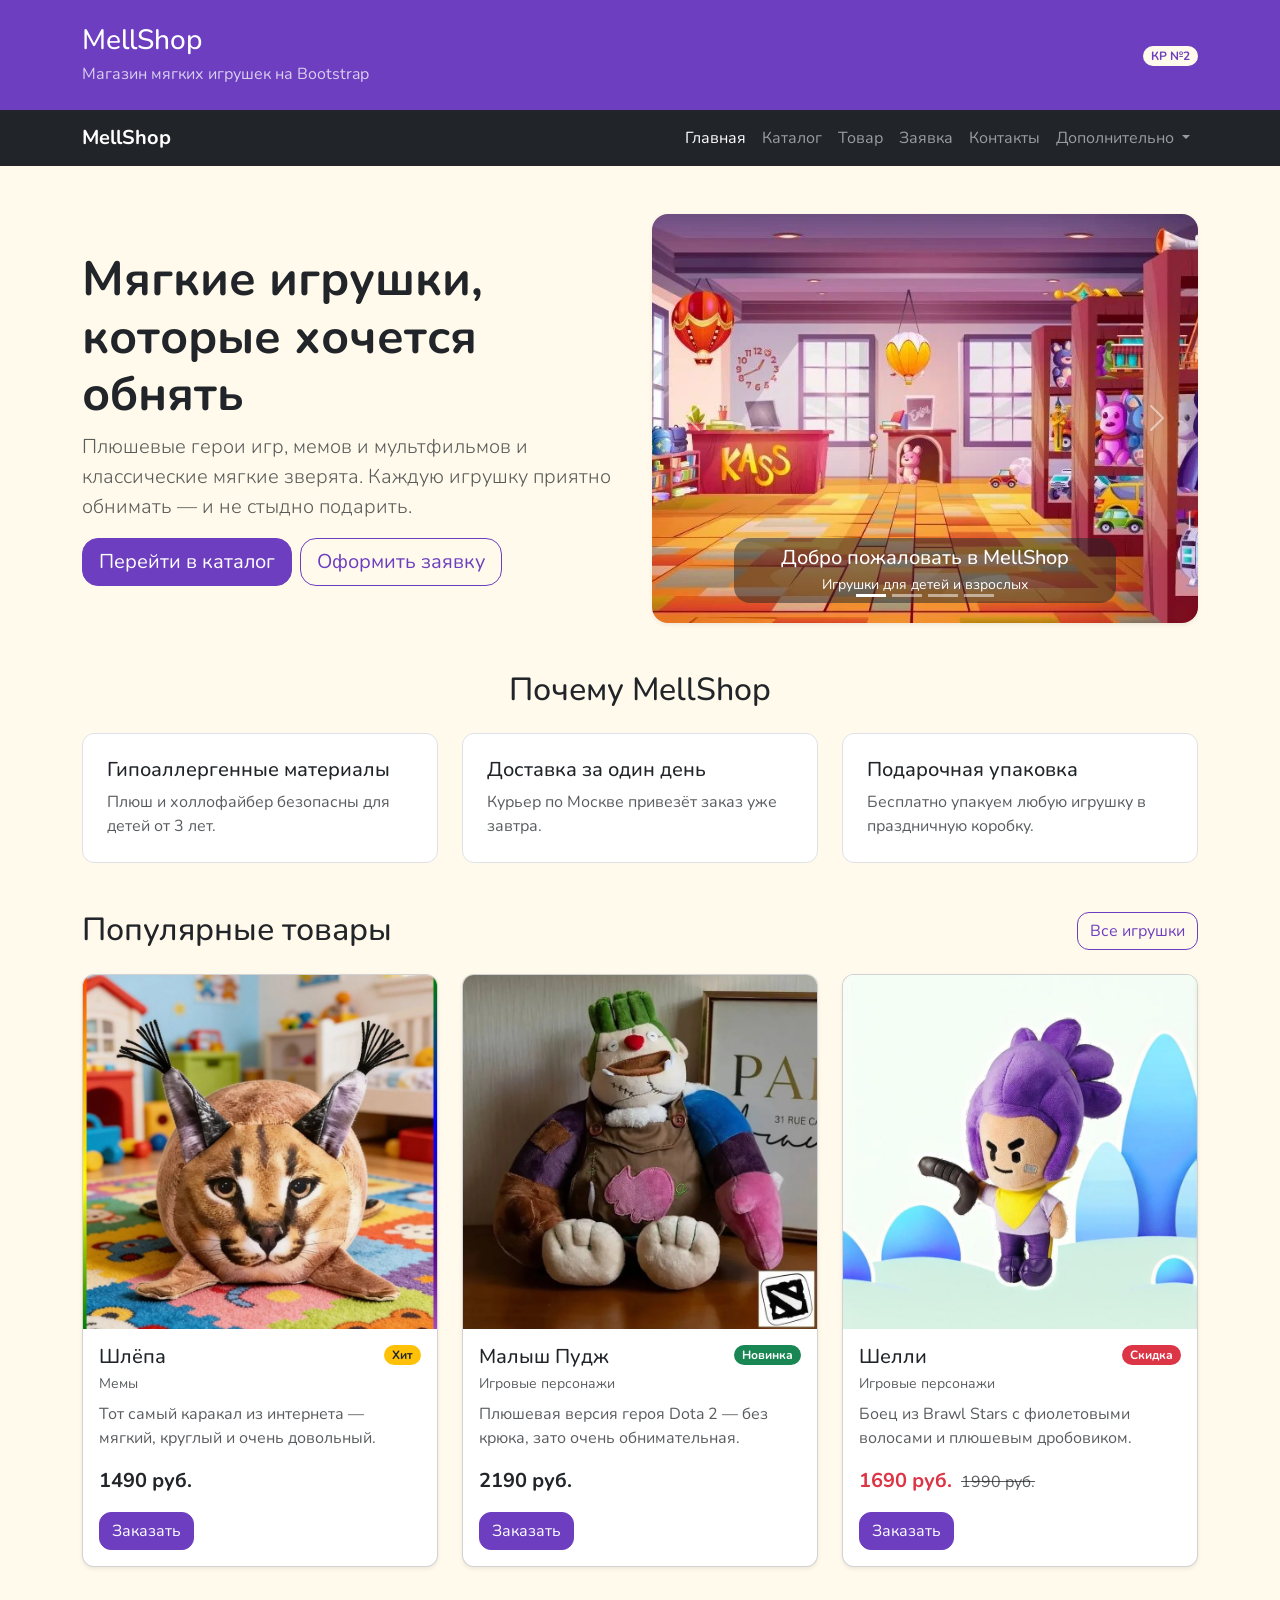
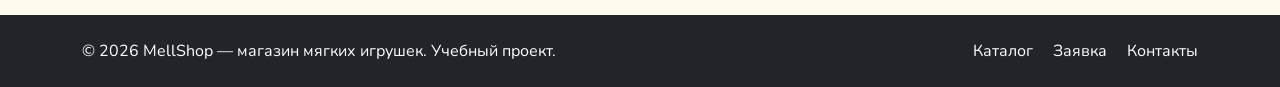
<file: index.html>
<!DOCTYPE html>
<html lang="ru">
<head>
  <meta charset="UTF-8">
  <meta name="viewport" content="width=device-width, initial-scale=1.0">
  <meta name="description" content="MellShop — магазин мягких игрушек: герои игр, мемов и мультфильмов и классические мягкие зверята.">
  <title>Главная — MellShop</title>

  <link rel="stylesheet" href="vendor/bootstrap/css/bootstrap.min.css">
  <link rel="stylesheet" href="css/custom.css">
</head>
<body class="bg-light">
  <header class="bg-primary text-white py-4">
    <div class="container">
      <div class="row align-items-center">
        <div class="col-12 col-md-8">
          <p class="h3 mb-1">MellShop</p>
          <p class="mb-0 opacity-75">Магазин мягких игрушек на Bootstrap</p>
        </div>

        <div class="col-12 col-md-4 text-md-end mt-3 mt-md-0">
          <span class="badge bg-light text-primary">КР №2</span>
        </div>
      </div>
    </div>
  </header>

  <nav class="navbar navbar-expand-lg navbar-dark bg-dark sticky-top">
    <div class="container">
      <a class="navbar-brand fw-bold" href="index.html">MellShop</a>

      <button
        class="navbar-toggler"
        type="button"
        data-bs-toggle="collapse"
        data-bs-target="#mainNavbar"
        aria-controls="mainNavbar"
        aria-expanded="false"
        aria-label="Переключить навигацию"
      >
        <span class="navbar-toggler-icon"></span>
      </button>

      <div class="collapse navbar-collapse" id="mainNavbar">
        <ul class="navbar-nav ms-auto">
          <li class="nav-item">
            <a class="nav-link active" aria-current="page" href="index.html">Главная</a>
          </li>
          <li class="nav-item">
            <a class="nav-link" href="catalog.html">Каталог</a>
          </li>
          <li class="nav-item">
            <a class="nav-link" href="product.html">Товар</a>
          </li>
          <li class="nav-item">
            <a class="nav-link" href="order.html">Заявка</a>
          </li>
          <li class="nav-item">
            <a class="nav-link" href="contacts.html">Контакты</a>
          </li>

          <li class="nav-item dropdown">
            <a
              class="nav-link dropdown-toggle"
              href="#"
              role="button"
              data-bs-toggle="dropdown"
              aria-expanded="false"
            >
              Дополнительно
            </a>
            <ul class="dropdown-menu dropdown-menu-end">
              <li><a class="dropdown-item" href="catalog.html">Все игрушки</a></li>
              <li><a class="dropdown-item" href="order.html">Оформить заявку</a></li>
              <li><a class="dropdown-item" href="index.html#popular">Популярное</a></li>
            </ul>
          </li>
        </ul>
      </div>
    </div>
  </nav>

  <main>
    <section class="container my-5">
      <div class="row align-items-center g-4">
        <div class="col-12 col-lg-6">
          <h1 class="display-5 fw-bold">Мягкие игрушки, которые хочется обнять</h1>
          <p class="lead text-muted">
            Плюшевые герои игр, мемов и мультфильмов и классические мягкие зверята.
            Каждую игрушку приятно обнимать — и не стыдно подарить.
          </p>
          <div class="d-flex flex-wrap gap-2">
            <a class="btn btn-primary btn-lg" href="catalog.html">Перейти в каталог</a>
            <a class="btn btn-outline-primary btn-lg" href="order.html">Оформить заявку</a>
          </div>
        </div>

        <div class="col-12 col-lg-6">
          <div id="heroCarousel" class="carousel slide hero-carousel rounded-4 overflow-hidden shadow-sm" data-bs-ride="carousel">
            <div class="carousel-indicators">
              <button
                type="button"
                data-bs-target="#heroCarousel"
                data-bs-slide-to="0" class="active" aria-current="true"
                aria-label="Слайд 1"
              ></button>
              <button
                type="button"
                data-bs-target="#heroCarousel"
                data-bs-slide-to="1"
                aria-label="Слайд 2"
              ></button>
              <button
                type="button"
                data-bs-target="#heroCarousel"
                data-bs-slide-to="2"
                aria-label="Слайд 3"
              ></button>
              <button
                type="button"
                data-bs-target="#heroCarousel"
                data-bs-slide-to="3"
                aria-label="Слайд 4"
              ></button>
            </div>

            <div class="carousel-inner">
              <div class="carousel-item active">
                <img class="d-block w-100" src="images/toy-store.jpg" alt="Нарисованный магазин игрушек с полками плюшевых мишек">
                <div class="carousel-caption bg-dark bg-opacity-50 rounded-3 px-3 py-2">
                  <p class="h5 mb-1">Добро пожаловать в MellShop</p>
                  <p class="mb-0 small">Игрушки для детей и взрослых</p>
                </div>
              </div>
              <div class="carousel-item">
                <img class="d-block w-100" src="images/shlepa.jpg" alt="Мягкая игрушка Шлёпа — каракал с большими ушами">
                <div class="carousel-caption bg-dark bg-opacity-50 rounded-3 px-3 py-2">
                  <p class="h5 mb-1">Шлёпа — хит продаж</p>
                  <p class="mb-0 small">Тот самый каракал из интернета</p>
                </div>
              </div>
              <div class="carousel-item">
                <img class="d-block w-100" src="images/pudge.jpg" alt="Мягкая игрушка Малыш Пудж из Dota 2">
                <div class="carousel-caption bg-dark bg-opacity-50 rounded-3 px-3 py-2">
                  <p class="h5 mb-1">Новинка: Малыш Пудж</p>
                  <p class="mb-0 small">Герой Dota 2 в плюшевом исполнении</p>
                </div>
              </div>
              <div class="carousel-item">
                <img class="d-block w-100" src="images/elsa.jpg" alt="Мягкая кукла Эльза из «Холодного сердца» в голубом платье">
                <div class="carousel-caption bg-dark bg-opacity-50 rounded-3 px-3 py-2">
                  <p class="h5 mb-1">Скидка на Эльзу</p>
                  <p class="mb-0 small">1590 руб. вместо 1890 руб.</p>
                </div>
              </div>
            </div>

            <button class="carousel-control-prev" type="button" data-bs-target="#heroCarousel" data-bs-slide="prev">
              <span class="carousel-control-prev-icon" aria-hidden="true"></span>
              <span class="visually-hidden">Предыдущий слайд</span>
            </button>
            <button class="carousel-control-next" type="button" data-bs-target="#heroCarousel" data-bs-slide="next">
              <span class="carousel-control-next-icon" aria-hidden="true"></span>
              <span class="visually-hidden">Следующий слайд</span>
            </button>
          </div>
        </div>
      </div>
    </section>

    <section class="container my-5">
      <h2 class="text-center mb-4">Почему MellShop</h2>

      <div class="row g-4">
        <div class="col-12 col-md-4">
          <div class="p-4 border rounded h-100 bg-white">
            <h3 class="h5">Гипоаллергенные материалы</h3>
            <p class="mb-0 text-muted">Плюш и холлофайбер безопасны для детей от 3 лет.</p>
          </div>
        </div>
        <div class="col-12 col-md-4">
          <div class="p-4 border rounded h-100 bg-white">
            <h3 class="h5">Доставка за один день</h3>
            <p class="mb-0 text-muted">Курьер по Москве привезёт заказ уже завтра.</p>
          </div>
        </div>
        <div class="col-12 col-md-4">
          <div class="p-4 border rounded h-100 bg-white">
            <h3 class="h5">Подарочная упаковка</h3>
            <p class="mb-0 text-muted">Бесплатно упакуем любую игрушку в праздничную коробку.</p>
          </div>
        </div>
      </div>
    </section>

    <section class="container my-5" id="popular">
      <div class="d-flex justify-content-between align-items-center mb-4">
        <h2 class="mb-0">Популярные товары</h2>
        <a class="btn btn-outline-primary" href="catalog.html">Все игрушки</a>
      </div>

      <div class="row g-4">
        <div class="col-12 col-md-6 col-lg-4">
          <div class="card h-100 shadow-sm product-card">
            <img
              class="card-img-top"
              src="images/shlepa.jpg"
              alt="Мягкая игрушка Шлёпа — каракал с большими ушами"
              width="800"
              height="800"
            >
            <div class="card-body d-flex flex-column">
              <div class="d-flex justify-content-between align-items-start gap-2 mb-1">
                <h3 class="card-title h5 mb-0">Шлёпа</h3>
                <span class="badge bg-warning text-dark">Хит</span>
              </div>
              <p class="small text-muted mb-2">Мемы</p>
              <p class="card-text text-muted">Тот самый каракал из интернета — мягкий, круглый и очень довольный.</p>
              <p class="fw-bold fs-5 mt-auto">1490 руб.</p>
              <a class="btn btn-primary align-self-start" href="order.html">Заказать</a>
            </div>
          </div>
        </div>
        <div class="col-12 col-md-6 col-lg-4">
          <div class="card h-100 shadow-sm product-card">
            <img
              class="card-img-top"
              src="images/pudge.jpg"
              alt="Мягкая игрушка Малыш Пудж из Dota 2"
              width="800"
              height="800"
            >
            <div class="card-body d-flex flex-column">
              <div class="d-flex justify-content-between align-items-start gap-2 mb-1">
                <h3 class="card-title h5 mb-0">Малыш Пудж</h3>
                <span class="badge bg-success">Новинка</span>
              </div>
              <p class="small text-muted mb-2">Игровые персонажи</p>
              <p class="card-text text-muted">Плюшевая версия героя Dota 2 — без крюка, зато очень обнимательная.</p>
              <p class="fw-bold fs-5 mt-auto">2190 руб.</p>
              <a class="btn btn-primary align-self-start" href="order.html">Заказать</a>
            </div>
          </div>
        </div>
        <div class="col-12 col-md-6 col-lg-4">
          <div class="card h-100 shadow-sm product-card">
            <img
              class="card-img-top"
              src="images/shelly.jpg"
              alt="Мягкая игрушка Шелли из Brawl Stars с фиолетовыми волосами"
              width="800"
              height="800"
            >
            <div class="card-body d-flex flex-column">
              <div class="d-flex justify-content-between align-items-start gap-2 mb-1">
                <h3 class="card-title h5 mb-0">Шелли</h3>
                <span class="badge bg-danger">Скидка</span>
              </div>
              <p class="small text-muted mb-2">Игровые персонажи</p>
              <p class="card-text text-muted">Боец из Brawl Stars с фиолетовыми волосами и плюшевым дробовиком.</p>
              <p class="fw-bold fs-5 text-danger mt-auto">1690 руб. <s class="fs-6 fw-normal text-muted ms-1">1990 руб.</s></p>
              <a class="btn btn-primary align-self-start" href="order.html">Заказать</a>
            </div>
          </div>
        </div>
      </div>
    </section>
  </main>

  <footer class="bg-dark text-white py-4 mt-5">
    <div class="container">
      <div class="row align-items-center g-3">
        <div class="col-12 col-md-6">
          <p class="mb-0">
            &copy; 2026 MellShop — магазин мягких игрушек. Учебный проект.
          </p>
        </div>

        <div class="col-12 col-md-6 text-md-end">
          <a class="text-white text-decoration-none me-3" href="catalog.html">Каталог</a>
          <a class="text-white text-decoration-none me-3" href="order.html">Заявка</a>
          <a class="text-white text-decoration-none" href="contacts.html">Контакты</a>
        </div>
      </div>
    </div>
  </footer>

  <script src="vendor/bootstrap/js/bootstrap.bundle.min.js"></script>
</body>
</html>
</file>
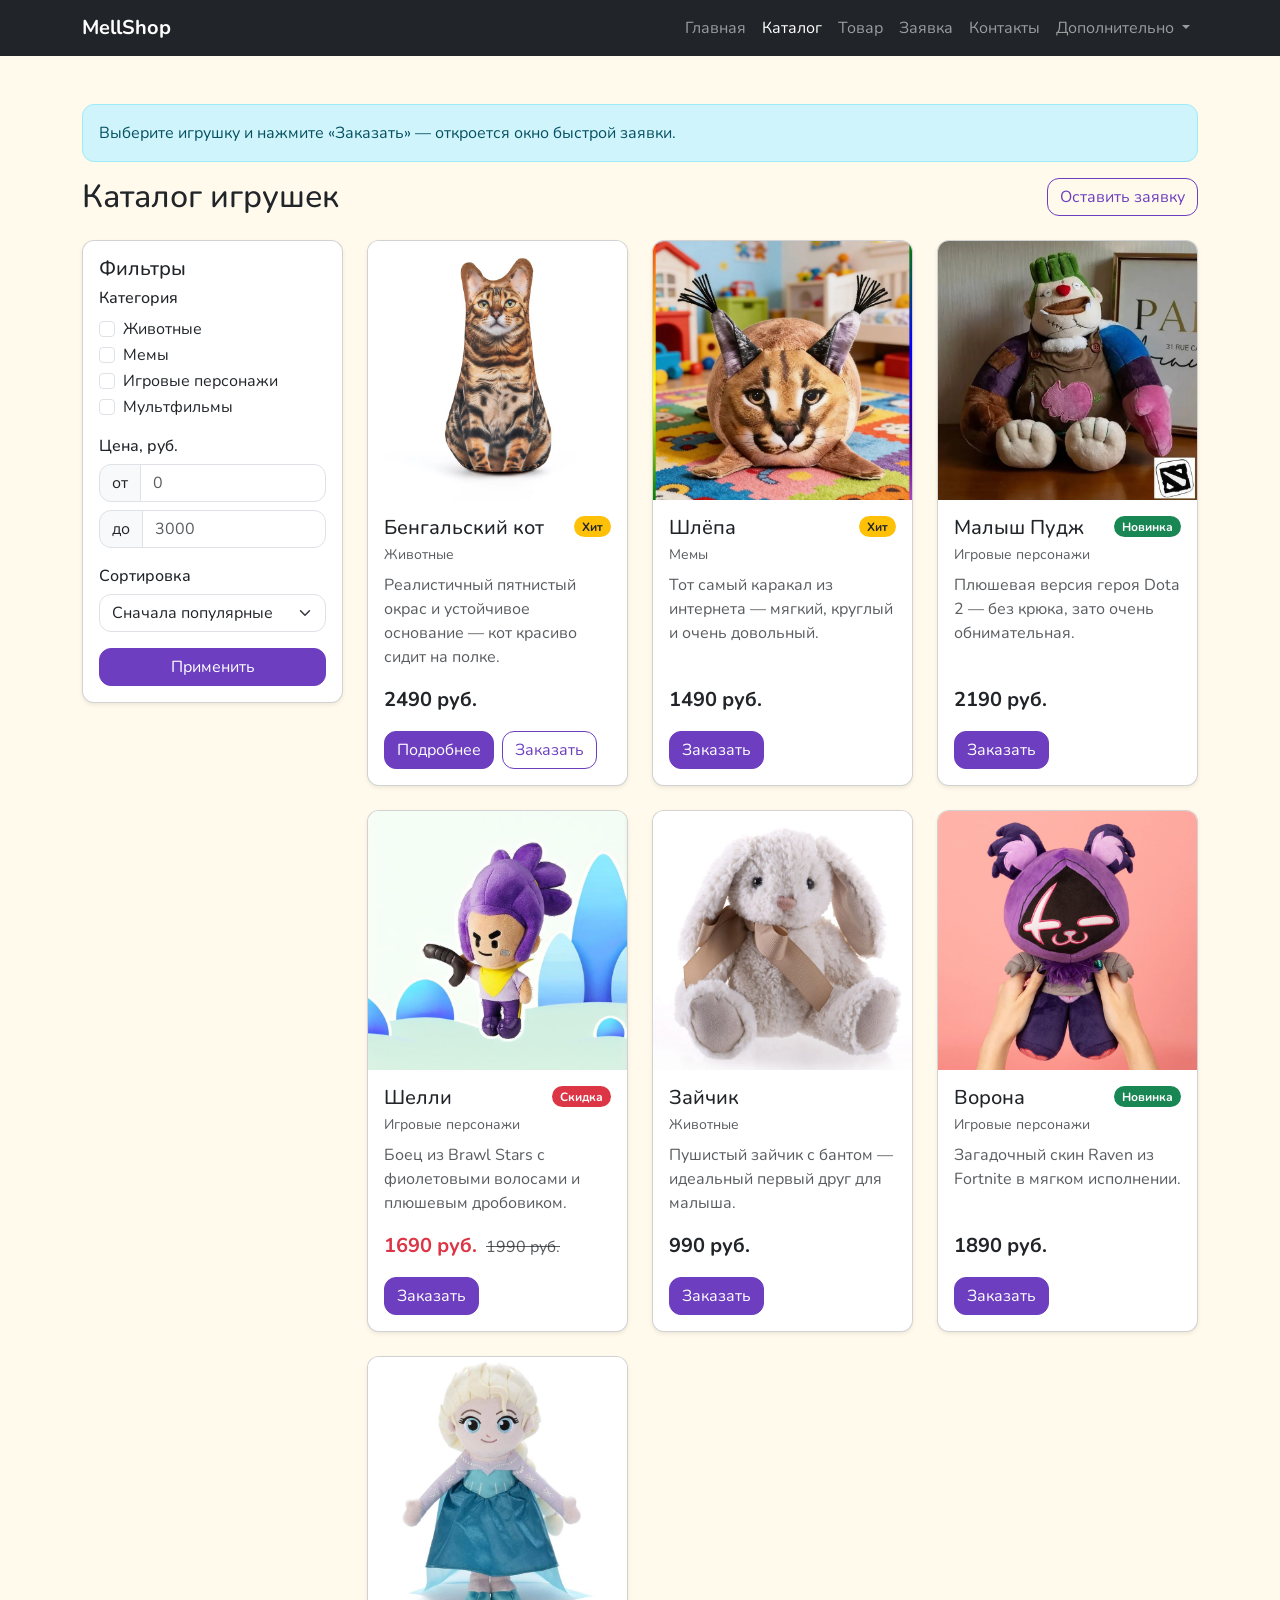
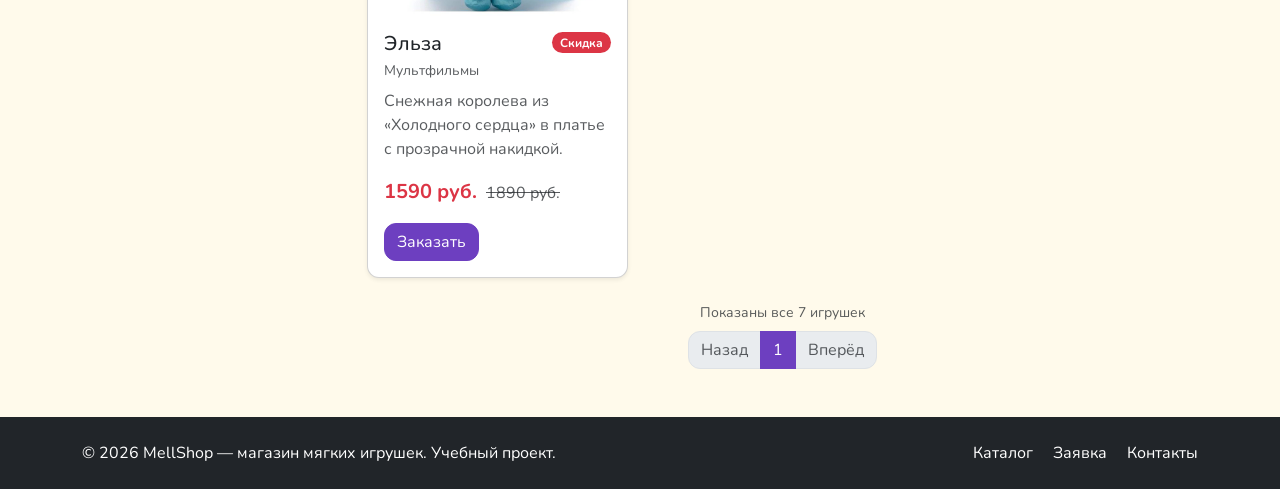
<file: catalog.html>
<!DOCTYPE html>
<html lang="ru">
<head>
  <meta charset="UTF-8">
  <meta name="viewport" content="width=device-width, initial-scale=1.0">
  <meta name="description" content="Каталог мягких игрушек MellShop: фильтры по категориям и цене, 7 игрушек с фото и ценами.">
  <title>Каталог — MellShop</title>

  <link rel="stylesheet" href="vendor/bootstrap/css/bootstrap.min.css">
  <link rel="stylesheet" href="css/custom.css">
</head>
<body class="bg-light">
  <nav class="navbar navbar-expand-lg navbar-dark bg-dark sticky-top">
    <div class="container">
      <a class="navbar-brand fw-bold" href="index.html">MellShop</a>

      <button
        class="navbar-toggler"
        type="button"
        data-bs-toggle="collapse"
        data-bs-target="#mainNavbar"
        aria-controls="mainNavbar"
        aria-expanded="false"
        aria-label="Переключить навигацию"
      >
        <span class="navbar-toggler-icon"></span>
      </button>

      <div class="collapse navbar-collapse" id="mainNavbar">
        <ul class="navbar-nav ms-auto">
          <li class="nav-item">
            <a class="nav-link" href="index.html">Главная</a>
          </li>
          <li class="nav-item">
            <a class="nav-link active" aria-current="page" href="catalog.html">Каталог</a>
          </li>
          <li class="nav-item">
            <a class="nav-link" href="product.html">Товар</a>
          </li>
          <li class="nav-item">
            <a class="nav-link" href="order.html">Заявка</a>
          </li>
          <li class="nav-item">
            <a class="nav-link" href="contacts.html">Контакты</a>
          </li>

          <li class="nav-item dropdown">
            <a
              class="nav-link dropdown-toggle"
              href="#"
              role="button"
              data-bs-toggle="dropdown"
              aria-expanded="false"
            >
              Дополнительно
            </a>
            <ul class="dropdown-menu dropdown-menu-end">
              <li><a class="dropdown-item" href="catalog.html">Все игрушки</a></li>
              <li><a class="dropdown-item" href="order.html">Оформить заявку</a></li>
              <li><a class="dropdown-item" href="index.html#popular">Популярное</a></li>
            </ul>
          </li>
        </ul>
      </div>
    </div>
  </nav>

  <main class="container my-5">
    <div class="alert alert-info" role="alert">
      Выберите игрушку и нажмите «Заказать» — откроется окно быстрой заявки.
    </div>

    <div class="d-flex flex-wrap justify-content-between align-items-center gap-2 mb-4">
      <h1 class="h2 mb-0">Каталог игрушек</h1>
      <a class="btn btn-outline-primary" href="order.html">Оставить заявку</a>
    </div>

    <div class="row g-4">
      <aside class="col-12 col-lg-3">
        <div class="card shadow-sm">
          <div class="card-body">
            <h2 class="h5 card-title">Фильтры</h2>

            <form action="#" method="get">
              <fieldset class="mb-3">
                <legend class="h6">Категория</legend>
                <div class="form-check">
                  <input class="form-check-input" type="checkbox" id="filter-animals" name="category" value="animals">
                  <label class="form-check-label" for="filter-animals">Животные</label>
                </div>
                <div class="form-check">
                  <input class="form-check-input" type="checkbox" id="filter-memes" name="category" value="memes">
                  <label class="form-check-label" for="filter-memes">Мемы</label>
                </div>
                <div class="form-check">
                  <input class="form-check-input" type="checkbox" id="filter-games" name="category" value="games">
                  <label class="form-check-label" for="filter-games">Игровые персонажи</label>
                </div>
                <div class="form-check">
                  <input class="form-check-input" type="checkbox" id="filter-cartoons" name="category" value="cartoons">
                  <label class="form-check-label" for="filter-cartoons">Мультфильмы</label>
                </div>
              </fieldset>

              <fieldset class="mb-3">
                <legend class="h6">Цена, руб.</legend>
                <div class="input-group mb-2">
                  <span class="input-group-text">от</span>
                  <input class="form-control" type="number" name="price-from" min="0" placeholder="0" aria-label="Цена от">
                </div>
                <div class="input-group">
                  <span class="input-group-text">до</span>
                  <input class="form-control" type="number" name="price-to" min="0" placeholder="3000" aria-label="Цена до">
                </div>
              </fieldset>

              <div class="mb-3">
                <label class="form-label h6" for="filter-sort">Сортировка</label>
                <select class="form-select" id="filter-sort" name="sort">
                  <option value="popular">Сначала популярные</option>
                  <option value="cheap">Сначала дешёвые</option>
                  <option value="expensive">Сначала дорогие</option>
                </select>
              </div>

              <button class="btn btn-primary w-100" type="submit">Применить</button>
            </form>
          </div>
        </div>
      </aside>

      <section class="col-12 col-lg-9">
        <h2 class="visually-hidden">Список игрушек</h2>
        <div class="row g-4">
          <div class="col-12 col-md-6 col-xl-4">
            <div class="card h-100 shadow-sm product-card">
              <img
                class="card-img-top"
                src="images/bengal-cat.jpg"
                alt="Мягкая игрушка — бенгальский кот с пятнистым окрасом"
                width="800"
                height="800"
              >
              <div class="card-body d-flex flex-column">
                <div class="d-flex justify-content-between align-items-start gap-2 mb-1">
                  <h3 class="card-title h5 mb-0">Бенгальский кот</h3>
                  <span class="badge bg-warning text-dark">Хит</span>
                </div>
                <p class="small text-muted mb-2">Животные</p>
                <p class="card-text text-muted">Реалистичный пятнистый окрас и устойчивое основание — кот красиво сидит на полке.</p>
                <p class="fw-bold fs-5 mt-auto">2490 руб.</p>
                <div class="d-flex gap-2">
                  <a class="btn btn-primary" href="product.html">Подробнее</a>
                  <button
                    class="btn btn-outline-primary"
                    type="button"
                    data-bs-toggle="modal"
                    data-bs-target="#orderModal"
                  >
                    Заказать
                  </button>
                </div>
              </div>
            </div>
          </div>
          <div class="col-12 col-md-6 col-xl-4">
            <div class="card h-100 shadow-sm product-card">
              <img
                class="card-img-top"
                src="images/shlepa.jpg"
                alt="Мягкая игрушка Шлёпа — каракал с большими ушами"
                width="800"
                height="800"
              >
              <div class="card-body d-flex flex-column">
                <div class="d-flex justify-content-between align-items-start gap-2 mb-1">
                  <h3 class="card-title h5 mb-0">Шлёпа</h3>
                  <span class="badge bg-warning text-dark">Хит</span>
                </div>
                <p class="small text-muted mb-2">Мемы</p>
                <p class="card-text text-muted">Тот самый каракал из интернета — мягкий, круглый и очень довольный.</p>
                <p class="fw-bold fs-5 mt-auto">1490 руб.</p>
                <div class="d-flex gap-2">
                  <button
                    class="btn btn-primary"
                    type="button"
                    data-bs-toggle="modal"
                    data-bs-target="#orderModal"
                  >
                    Заказать
                  </button>
                </div>
              </div>
            </div>
          </div>
          <div class="col-12 col-md-6 col-xl-4">
            <div class="card h-100 shadow-sm product-card">
              <img
                class="card-img-top"
                src="images/pudge.jpg"
                alt="Мягкая игрушка Малыш Пудж из Dota 2"
                width="800"
                height="800"
              >
              <div class="card-body d-flex flex-column">
                <div class="d-flex justify-content-between align-items-start gap-2 mb-1">
                  <h3 class="card-title h5 mb-0">Малыш Пудж</h3>
                  <span class="badge bg-success">Новинка</span>
                </div>
                <p class="small text-muted mb-2">Игровые персонажи</p>
                <p class="card-text text-muted">Плюшевая версия героя Dota 2 — без крюка, зато очень обнимательная.</p>
                <p class="fw-bold fs-5 mt-auto">2190 руб.</p>
                <div class="d-flex gap-2">
                  <button
                    class="btn btn-primary"
                    type="button"
                    data-bs-toggle="modal"
                    data-bs-target="#orderModal"
                  >
                    Заказать
                  </button>
                </div>
              </div>
            </div>
          </div>
          <div class="col-12 col-md-6 col-xl-4">
            <div class="card h-100 shadow-sm product-card">
              <img
                class="card-img-top"
                src="images/shelly.jpg"
                alt="Мягкая игрушка Шелли из Brawl Stars с фиолетовыми волосами"
                width="800"
                height="800"
              >
              <div class="card-body d-flex flex-column">
                <div class="d-flex justify-content-between align-items-start gap-2 mb-1">
                  <h3 class="card-title h5 mb-0">Шелли</h3>
                  <span class="badge bg-danger">Скидка</span>
                </div>
                <p class="small text-muted mb-2">Игровые персонажи</p>
                <p class="card-text text-muted">Боец из Brawl Stars с фиолетовыми волосами и плюшевым дробовиком.</p>
                <p class="fw-bold fs-5 text-danger mt-auto">1690 руб. <s class="fs-6 fw-normal text-muted ms-1">1990 руб.</s></p>
                <div class="d-flex gap-2">
                  <button
                    class="btn btn-primary"
                    type="button"
                    data-bs-toggle="modal"
                    data-bs-target="#orderModal"
                  >
                    Заказать
                  </button>
                </div>
              </div>
            </div>
          </div>
          <div class="col-12 col-md-6 col-xl-4">
            <div class="card h-100 shadow-sm product-card">
              <img
                class="card-img-top"
                src="images/bunny.jpg"
                alt="Белый плюшевый зайчик с бантом"
                width="800"
                height="800"
              >
              <div class="card-body d-flex flex-column">
                <div class="d-flex justify-content-between align-items-start gap-2 mb-1">
                  <h3 class="card-title h5 mb-0">Зайчик</h3>
                </div>
                <p class="small text-muted mb-2">Животные</p>
                <p class="card-text text-muted">Пушистый зайчик с бантом — идеальный первый друг для малыша.</p>
                <p class="fw-bold fs-5 mt-auto">990 руб.</p>
                <div class="d-flex gap-2">
                  <button
                    class="btn btn-primary"
                    type="button"
                    data-bs-toggle="modal"
                    data-bs-target="#orderModal"
                  >
                    Заказать
                  </button>
                </div>
              </div>
            </div>
          </div>
          <div class="col-12 col-md-6 col-xl-4">
            <div class="card h-100 shadow-sm product-card">
              <img
                class="card-img-top"
                src="images/raven.jpg"
                alt="Мягкая игрушка Ворона из Fortnite в фиолетовом капюшоне"
                width="800"
                height="800"
              >
              <div class="card-body d-flex flex-column">
                <div class="d-flex justify-content-between align-items-start gap-2 mb-1">
                  <h3 class="card-title h5 mb-0">Ворона</h3>
                  <span class="badge bg-success">Новинка</span>
                </div>
                <p class="small text-muted mb-2">Игровые персонажи</p>
                <p class="card-text text-muted">Загадочный скин Raven из Fortnite в мягком исполнении.</p>
                <p class="fw-bold fs-5 mt-auto">1890 руб.</p>
                <div class="d-flex gap-2">
                  <button
                    class="btn btn-primary"
                    type="button"
                    data-bs-toggle="modal"
                    data-bs-target="#orderModal"
                  >
                    Заказать
                  </button>
                </div>
              </div>
            </div>
          </div>
          <div class="col-12 col-md-6 col-xl-4">
            <div class="card h-100 shadow-sm product-card">
              <img
                class="card-img-top"
                src="images/elsa.jpg"
                alt="Мягкая кукла Эльза из «Холодного сердца» в голубом платье"
                width="800"
                height="800"
              >
              <div class="card-body d-flex flex-column">
                <div class="d-flex justify-content-between align-items-start gap-2 mb-1">
                  <h3 class="card-title h5 mb-0">Эльза</h3>
                  <span class="badge bg-danger">Скидка</span>
                </div>
                <p class="small text-muted mb-2">Мультфильмы</p>
                <p class="card-text text-muted">Снежная королева из «Холодного сердца» в платье с прозрачной накидкой.</p>
                <p class="fw-bold fs-5 text-danger mt-auto">1590 руб. <s class="fs-6 fw-normal text-muted ms-1">1890 руб.</s></p>
                <div class="d-flex gap-2">
                  <button
                    class="btn btn-primary"
                    type="button"
                    data-bs-toggle="modal"
                    data-bs-target="#orderModal"
                  >
                    Заказать
                  </button>
                </div>
              </div>
            </div>
          </div>
        </div>

        <nav class="mt-4" aria-label="Страницы каталога">
          <p class="text-center text-muted small mb-2">Показаны все 7 игрушек</p>
          <ul class="pagination justify-content-center mb-0">
            <li class="page-item disabled">
              <span class="page-link">Назад</span>
            </li>
            <li class="page-item active" aria-current="page">
              <span class="page-link">1</span>
            </li>
            <li class="page-item disabled">
              <span class="page-link">Вперёд</span>
            </li>
          </ul>
        </nav>
      </section>
    </div>
  </main>

  <div
    class="modal fade"
    id="orderModal"
    tabindex="-1"
    aria-labelledby="orderModalLabel"
    aria-hidden="true"
  >
    <div class="modal-dialog">
      <div class="modal-content">
        <div class="modal-header">
          <h2 class="modal-title h5" id="orderModalLabel">Быстрая заявка</h2>
          <button type="button" class="btn-close" data-bs-dismiss="modal" aria-label="Закрыть"></button>
        </div>

        <div class="modal-body">
          <p class="text-muted">Оставьте контактные данные, и менеджер свяжется с вами.</p>

          <form id="modal-form">
            <div class="mb-3">
              <label for="modal-name" class="form-label">Имя</label>
              <input id="modal-name" name="name" type="text" class="form-control" required>
            </div>

            <div class="mb-3">
              <label for="modal-phone" class="form-label">Телефон</label>
              <div class="input-group">
                <span class="input-group-text">+7</span>
                <input id="modal-phone" name="phone" type="tel" class="form-control" placeholder="900 000-00-00" required>
              </div>
            </div>

            <div class="form-check mb-3">
              <input id="modal-agree" name="agreement" class="form-check-input" type="checkbox" required>
              <label class="form-check-label" for="modal-agree">Согласен на обработку данных</label>
            </div>
          </form>
        </div>

        <div class="modal-footer">
          <button type="button" class="btn btn-secondary" data-bs-dismiss="modal">Закрыть</button>
          <button type="submit" class="btn btn-primary" form="modal-form">Отправить</button>
        </div>
      </div>
    </div>
  </div>

  <footer class="bg-dark text-white py-4 mt-5">
    <div class="container">
      <div class="row align-items-center g-3">
        <div class="col-12 col-md-6">
          <p class="mb-0">
            &copy; 2026 MellShop — магазин мягких игрушек. Учебный проект.
          </p>
        </div>

        <div class="col-12 col-md-6 text-md-end">
          <a class="text-white text-decoration-none me-3" href="catalog.html">Каталог</a>
          <a class="text-white text-decoration-none me-3" href="order.html">Заявка</a>
          <a class="text-white text-decoration-none" href="contacts.html">Контакты</a>
        </div>
      </div>
    </div>
  </footer>

  <script src="vendor/bootstrap/js/bootstrap.bundle.min.js"></script>
</body>
</html>
</file>
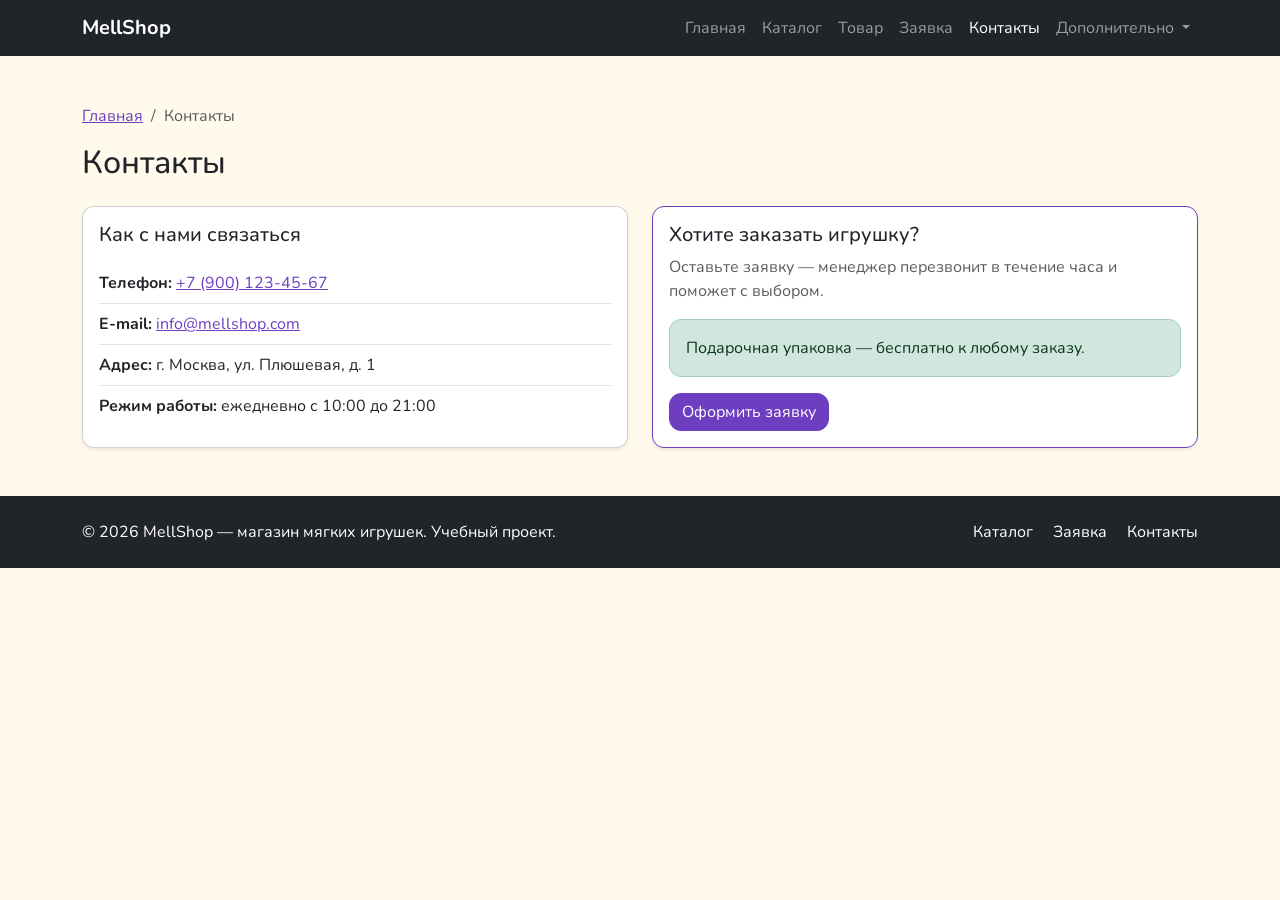
<file: contacts.html>
<!DOCTYPE html>
<html lang="ru">
<head>
  <meta charset="UTF-8">
  <meta name="viewport" content="width=device-width, initial-scale=1.0">
  <meta name="description" content="Контакты магазина мягких игрушек MellShop: телефон, e-mail, адрес и режим работы.">
  <title>Контакты — MellShop</title>

  <link rel="stylesheet" href="vendor/bootstrap/css/bootstrap.min.css">
  <link rel="stylesheet" href="css/custom.css">
</head>
<body class="bg-light">
  <nav class="navbar navbar-expand-lg navbar-dark bg-dark sticky-top">
    <div class="container">
      <a class="navbar-brand fw-bold" href="index.html">MellShop</a>

      <button
        class="navbar-toggler"
        type="button"
        data-bs-toggle="collapse"
        data-bs-target="#mainNavbar"
        aria-controls="mainNavbar"
        aria-expanded="false"
        aria-label="Переключить навигацию"
      >
        <span class="navbar-toggler-icon"></span>
      </button>

      <div class="collapse navbar-collapse" id="mainNavbar">
        <ul class="navbar-nav ms-auto">
          <li class="nav-item">
            <a class="nav-link" href="index.html">Главная</a>
          </li>
          <li class="nav-item">
            <a class="nav-link" href="catalog.html">Каталог</a>
          </li>
          <li class="nav-item">
            <a class="nav-link" href="product.html">Товар</a>
          </li>
          <li class="nav-item">
            <a class="nav-link" href="order.html">Заявка</a>
          </li>
          <li class="nav-item">
            <a class="nav-link active" aria-current="page" href="contacts.html">Контакты</a>
          </li>

          <li class="nav-item dropdown">
            <a
              class="nav-link dropdown-toggle"
              href="#"
              role="button"
              data-bs-toggle="dropdown"
              aria-expanded="false"
            >
              Дополнительно
            </a>
            <ul class="dropdown-menu dropdown-menu-end">
              <li><a class="dropdown-item" href="catalog.html">Все игрушки</a></li>
              <li><a class="dropdown-item" href="order.html">Оформить заявку</a></li>
              <li><a class="dropdown-item" href="index.html#popular">Популярное</a></li>
            </ul>
          </li>
        </ul>
      </div>
    </div>
  </nav>

  <main class="container my-5">
    <nav aria-label="breadcrumb">
      <ol class="breadcrumb">
        <li class="breadcrumb-item"><a href="index.html">Главная</a></li>
        <li class="breadcrumb-item active" aria-current="page">Контакты</li>
      </ol>
    </nav>

    <h1 class="h2 mb-4">Контакты</h1>

    <div class="row g-4">
      <div class="col-12 col-lg-6">
        <div class="card h-100 shadow-sm">
          <div class="card-body">
            <h2 class="h5 card-title mb-3">Как с нами связаться</h2>
            <ul class="list-group list-group-flush">
              <li class="list-group-item px-0">
                <strong>Телефон:</strong> <a href="tel:+79001234567">+7 (900) 123-45-67</a>
              </li>
              <li class="list-group-item px-0">
                <strong>E-mail:</strong> <a href="mailto:info@mellshop.com">info@mellshop.com</a>
              </li>
              <li class="list-group-item px-0">
                <strong>Адрес:</strong> г. Москва, ул. Плюшевая, д. 1
              </li>
              <li class="list-group-item px-0">
                <strong>Режим работы:</strong> ежедневно с 10:00 до 21:00
              </li>
            </ul>
          </div>
        </div>
      </div>

      <div class="col-12 col-lg-6">
        <div class="card h-100 shadow-sm border-primary">
          <div class="card-body d-flex flex-column">
            <h2 class="h5 card-title">Хотите заказать игрушку?</h2>
            <p class="text-muted">
              Оставьте заявку — менеджер перезвонит в течение часа и поможет с выбором.
            </p>
            <div class="alert alert-success" role="alert">
              Подарочная упаковка — бесплатно к любому заказу.
            </div>
            <a class="btn btn-primary align-self-start mt-auto" href="order.html">Оформить заявку</a>
          </div>
        </div>
      </div>
    </div>
  </main>

  <footer class="bg-dark text-white py-4 mt-5">
    <div class="container">
      <div class="row align-items-center g-3">
        <div class="col-12 col-md-6">
          <p class="mb-0">
            &copy; 2026 MellShop — магазин мягких игрушек. Учебный проект.
          </p>
        </div>

        <div class="col-12 col-md-6 text-md-end">
          <a class="text-white text-decoration-none me-3" href="catalog.html">Каталог</a>
          <a class="text-white text-decoration-none me-3" href="order.html">Заявка</a>
          <a class="text-white text-decoration-none" href="contacts.html">Контакты</a>
        </div>
      </div>
    </div>
  </footer>

  <script src="vendor/bootstrap/js/bootstrap.bundle.min.js"></script>
</body>
</html>
</file>
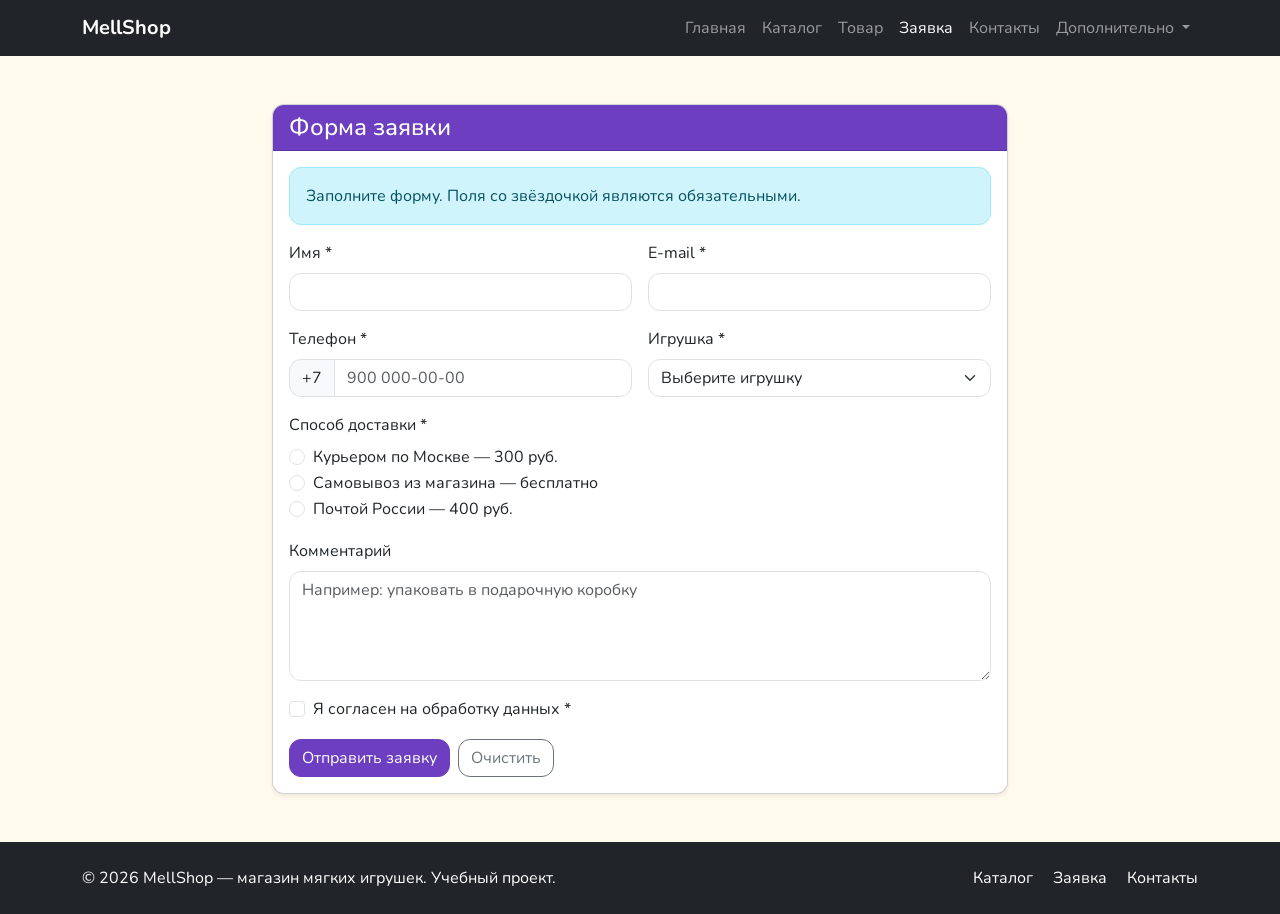
<file: order.html>
<!DOCTYPE html>
<html lang="ru">
<head>
  <meta charset="UTF-8">
  <meta name="viewport" content="width=device-width, initial-scale=1.0">
  <meta name="description" content="Оформление заявки на мягкую игрушку в MellShop: выбор игрушки, способа доставки и контактные данные.">
  <title>Заявка — MellShop</title>

  <link rel="stylesheet" href="vendor/bootstrap/css/bootstrap.min.css">
  <link rel="stylesheet" href="css/custom.css">
</head>
<body class="bg-light">
  <nav class="navbar navbar-expand-lg navbar-dark bg-dark sticky-top">
    <div class="container">
      <a class="navbar-brand fw-bold" href="index.html">MellShop</a>

      <button
        class="navbar-toggler"
        type="button"
        data-bs-toggle="collapse"
        data-bs-target="#mainNavbar"
        aria-controls="mainNavbar"
        aria-expanded="false"
        aria-label="Переключить навигацию"
      >
        <span class="navbar-toggler-icon"></span>
      </button>

      <div class="collapse navbar-collapse" id="mainNavbar">
        <ul class="navbar-nav ms-auto">
          <li class="nav-item">
            <a class="nav-link" href="index.html">Главная</a>
          </li>
          <li class="nav-item">
            <a class="nav-link" href="catalog.html">Каталог</a>
          </li>
          <li class="nav-item">
            <a class="nav-link" href="product.html">Товар</a>
          </li>
          <li class="nav-item">
            <a class="nav-link active" aria-current="page" href="order.html">Заявка</a>
          </li>
          <li class="nav-item">
            <a class="nav-link" href="contacts.html">Контакты</a>
          </li>

          <li class="nav-item dropdown">
            <a
              class="nav-link dropdown-toggle"
              href="#"
              role="button"
              data-bs-toggle="dropdown"
              aria-expanded="false"
            >
              Дополнительно
            </a>
            <ul class="dropdown-menu dropdown-menu-end">
              <li><a class="dropdown-item" href="catalog.html">Все игрушки</a></li>
              <li><a class="dropdown-item" href="order.html">Оформить заявку</a></li>
              <li><a class="dropdown-item" href="index.html#popular">Популярное</a></li>
            </ul>
          </li>
        </ul>
      </div>
    </div>
  </nav>

  <main class="container my-5">
    <div class="row justify-content-center">
      <div class="col-12 col-lg-8">
        <div class="card shadow-sm">
          <div class="card-header bg-primary text-white">
            <h1 class="h4 mb-0">Форма заявки</h1>
          </div>

          <div class="card-body">
            <div class="alert alert-info" role="alert">
              Заполните форму. Поля со звёздочкой являются обязательными.
            </div>

            <form action="#" method="post">
              <div class="row g-3">
                <div class="col-12 col-md-6">
                  <label for="order-name" class="form-label">Имя *</label>
                  <input id="order-name" name="name" type="text" class="form-control" autocomplete="given-name" required>
                </div>

                <div class="col-12 col-md-6">
                  <label for="order-email" class="form-label">E-mail *</label>
                  <input id="order-email" name="email" type="email" class="form-control" autocomplete="email" required>
                </div>

                <div class="col-12 col-md-6">
                  <label for="order-phone" class="form-label">Телефон *</label>
                  <div class="input-group">
                    <span class="input-group-text">+7</span>
                    <input id="order-phone" name="phone" type="tel" class="form-control" placeholder="900 000-00-00" required>
                  </div>
                </div>

                <div class="col-12 col-md-6">
                  <label for="order-product" class="form-label">Игрушка *</label>
                  <select id="order-product" name="product" class="form-select" required>
                    <option value="">Выберите игрушку</option>
                    <option value="bengal-cat">Бенгальский кот — 2490 руб.</option>
                    <option value="shlepa">Шлёпа — 1490 руб.</option>
                    <option value="pudge">Малыш Пудж — 2190 руб.</option>
                    <option value="shelly">Шелли — 1690 руб.</option>
                    <option value="bunny">Зайчик — 990 руб.</option>
                    <option value="raven">Ворона — 1890 руб.</option>
                    <option value="elsa">Эльза — 1590 руб.</option>
                  </select>
                </div>

                <fieldset class="col-12">
                  <legend class="form-label fs-6">Способ доставки *</legend>
                  <div class="form-check">
                    <input class="form-check-input" type="radio" name="delivery" id="delivery-courier" value="courier" required>
                    <label class="form-check-label" for="delivery-courier">Курьером по Москве — 300 руб.</label>
                  </div>
                  <div class="form-check">
                    <input class="form-check-input" type="radio" name="delivery" id="delivery-pickup" value="pickup">
                    <label class="form-check-label" for="delivery-pickup">Самовывоз из магазина — бесплатно</label>
                  </div>
                  <div class="form-check">
                    <input class="form-check-input" type="radio" name="delivery" id="delivery-post" value="post">
                    <label class="form-check-label" for="delivery-post">Почтой России — 400 руб.</label>
                  </div>
                </fieldset>

                <div class="col-12">
                  <label for="order-comment" class="form-label">Комментарий</label>
                  <textarea id="order-comment" name="comment" class="form-control" rows="4" placeholder="Например: упаковать в подарочную коробку"></textarea>
                </div>

                <div class="col-12">
                  <div class="form-check">
                    <input id="order-agree" name="agreement" class="form-check-input" type="checkbox" required>
                    <label class="form-check-label" for="order-agree">Я согласен на обработку данных *</label>
                  </div>
                </div>

                <div class="col-12 d-flex gap-2">
                  <button class="btn btn-primary" type="submit">Отправить заявку</button>
                  <button class="btn btn-outline-secondary" type="reset">Очистить</button>
                </div>
              </div>
            </form>
          </div>
        </div>
      </div>
    </div>
  </main>

  <footer class="bg-dark text-white py-4 mt-5">
    <div class="container">
      <div class="row align-items-center g-3">
        <div class="col-12 col-md-6">
          <p class="mb-0">
            &copy; 2026 MellShop — магазин мягких игрушек. Учебный проект.
          </p>
        </div>

        <div class="col-12 col-md-6 text-md-end">
          <a class="text-white text-decoration-none me-3" href="catalog.html">Каталог</a>
          <a class="text-white text-decoration-none me-3" href="order.html">Заявка</a>
          <a class="text-white text-decoration-none" href="contacts.html">Контакты</a>
        </div>
      </div>
    </div>
  </footer>

  <script src="vendor/bootstrap/js/bootstrap.bundle.min.js"></script>
</body>
</html>
</file>
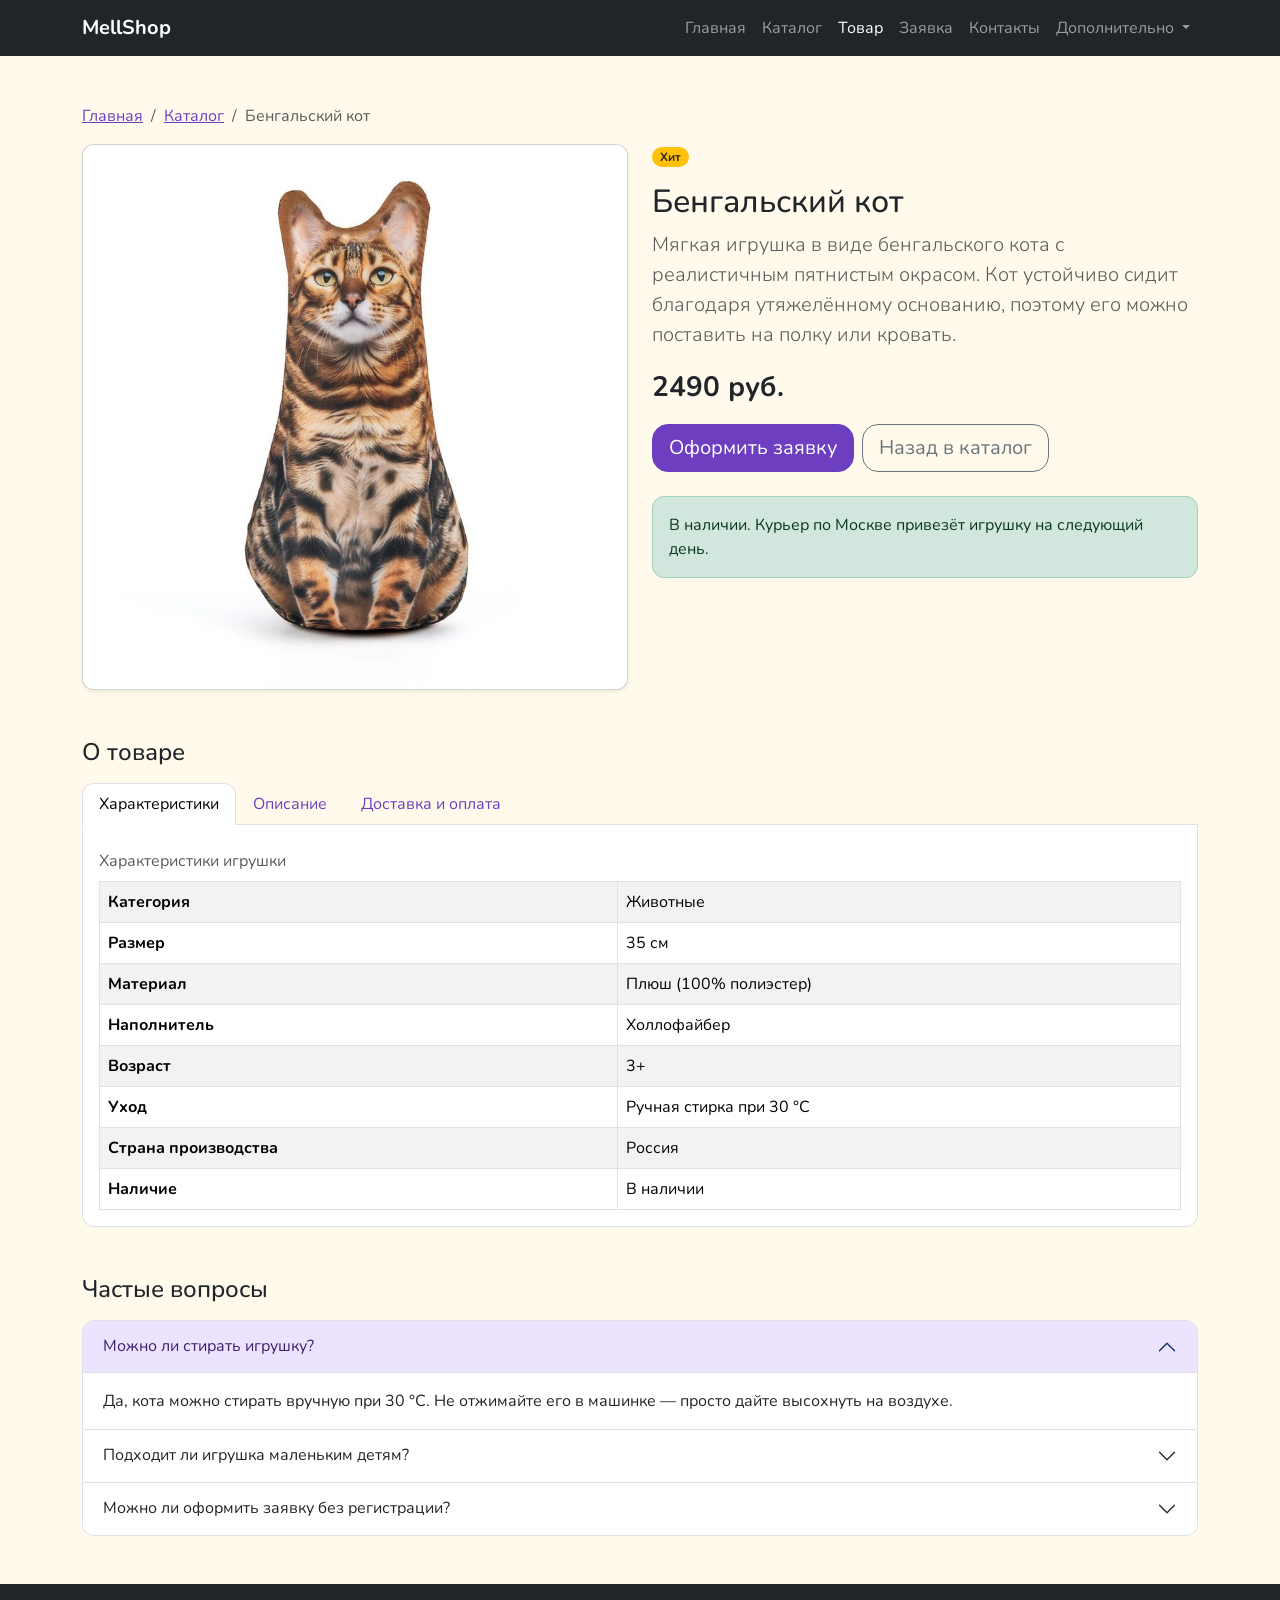
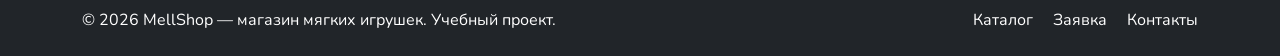
<file: product.html>
<!DOCTYPE html>
<html lang="ru">
<head>
  <meta charset="UTF-8">
  <meta name="viewport" content="width=device-width, initial-scale=1.0">
  <meta name="description" content="Мягкая игрушка «Бенгальский кот» в MellShop: фото, описание, характеристики и цена.">
  <title>Бенгальский кот — MellShop</title>

  <link rel="stylesheet" href="vendor/bootstrap/css/bootstrap.min.css">
  <link rel="stylesheet" href="css/custom.css">
</head>
<body class="bg-light">
  <nav class="navbar navbar-expand-lg navbar-dark bg-dark sticky-top">
    <div class="container">
      <a class="navbar-brand fw-bold" href="index.html">MellShop</a>

      <button
        class="navbar-toggler"
        type="button"
        data-bs-toggle="collapse"
        data-bs-target="#mainNavbar"
        aria-controls="mainNavbar"
        aria-expanded="false"
        aria-label="Переключить навигацию"
      >
        <span class="navbar-toggler-icon"></span>
      </button>

      <div class="collapse navbar-collapse" id="mainNavbar">
        <ul class="navbar-nav ms-auto">
          <li class="nav-item">
            <a class="nav-link" href="index.html">Главная</a>
          </li>
          <li class="nav-item">
            <a class="nav-link" href="catalog.html">Каталог</a>
          </li>
          <li class="nav-item">
            <a class="nav-link active" aria-current="page" href="product.html">Товар</a>
          </li>
          <li class="nav-item">
            <a class="nav-link" href="order.html">Заявка</a>
          </li>
          <li class="nav-item">
            <a class="nav-link" href="contacts.html">Контакты</a>
          </li>

          <li class="nav-item dropdown">
            <a
              class="nav-link dropdown-toggle"
              href="#"
              role="button"
              data-bs-toggle="dropdown"
              aria-expanded="false"
            >
              Дополнительно
            </a>
            <ul class="dropdown-menu dropdown-menu-end">
              <li><a class="dropdown-item" href="catalog.html">Все игрушки</a></li>
              <li><a class="dropdown-item" href="order.html">Оформить заявку</a></li>
              <li><a class="dropdown-item" href="index.html#popular">Популярное</a></li>
            </ul>
          </li>
        </ul>
      </div>
    </div>
  </nav>

  <main class="container my-5">
    <nav aria-label="breadcrumb">
      <ol class="breadcrumb">
        <li class="breadcrumb-item"><a href="index.html">Главная</a></li>
        <li class="breadcrumb-item"><a href="catalog.html">Каталог</a></li>
        <li class="breadcrumb-item active" aria-current="page">Бенгальский кот</li>
      </ol>
    </nav>

    <div class="row g-4">
      <div class="col-12 col-lg-6">
        <div class="card shadow-sm">
          <img
            class="img-fluid rounded"
            src="images/bengal-cat.jpg"
            alt="Мягкая игрушка — бенгальский кот с пятнистым окрасом"
            width="800"
            height="800"
          >
        </div>
      </div>

      <div class="col-12 col-lg-6">
        <span class="badge bg-warning text-dark mb-3">Хит</span>
        <h1 class="h2">Бенгальский кот</h1>
        <p class="lead text-muted">
          Мягкая игрушка в виде бенгальского кота с реалистичным пятнистым окрасом.
          Кот устойчиво сидит благодаря утяжелённому основанию, поэтому его можно
          поставить на полку или кровать.
        </p>

        <p class="fs-3 fw-bold">2490 руб.</p>

        <div class="d-flex flex-wrap gap-2 mb-4">
          <a class="btn btn-primary btn-lg" href="order.html">Оформить заявку</a>
          <a class="btn btn-outline-secondary btn-lg" href="catalog.html">Назад в каталог</a>
        </div>

        <div class="alert alert-success" role="alert">
          В наличии. Курьер по Москве привезёт игрушку на следующий день.
        </div>
      </div>
    </div>

    <section class="mt-5">
      <h2 class="h4 mb-3">О товаре</h2>

      <ul class="nav nav-tabs" id="productTabs" role="tablist">
        <li class="nav-item" role="presentation">
          <button
            class="nav-link active"
            id="specs-tab"
            data-bs-toggle="tab"
            data-bs-target="#specs"
            type="button"
            role="tab"
            aria-controls="specs"
            aria-selected="true"
          >
            Характеристики
          </button>
        </li>
        <li class="nav-item" role="presentation">
          <button
            class="nav-link"
            id="description-tab"
            data-bs-toggle="tab"
            data-bs-target="#description"
            type="button"
            role="tab"
            aria-controls="description"
            aria-selected="false"
          >
            Описание
          </button>
        </li>
        <li class="nav-item" role="presentation">
          <button
            class="nav-link"
            id="delivery-tab"
            data-bs-toggle="tab"
            data-bs-target="#delivery"
            type="button"
            role="tab"
            aria-controls="delivery"
            aria-selected="false"
          >
            Доставка и оплата
          </button>
        </li>
      </ul>

      <div class="tab-content border border-top-0 rounded-bottom bg-white p-3" id="productTabsContent">
        <div class="tab-pane fade show active" id="specs" role="tabpanel" aria-labelledby="specs-tab" tabindex="0">
          <div class="table-responsive">
            <table class="table table-striped table-bordered align-middle mb-0">
              <caption class="caption-top">Характеристики игрушки</caption>
              <tbody>
                <tr>
                  <th scope="row">Категория</th>
                  <td>Животные</td>
                </tr>
                <tr>
                  <th scope="row">Размер</th>
                  <td>35 см</td>
                </tr>
                <tr>
                  <th scope="row">Материал</th>
                  <td>Плюш (100% полиэстер)</td>
                </tr>
                <tr>
                  <th scope="row">Наполнитель</th>
                  <td>Холлофайбер</td>
                </tr>
                <tr>
                  <th scope="row">Возраст</th>
                  <td>3+</td>
                </tr>
                <tr>
                  <th scope="row">Уход</th>
                  <td>Ручная стирка при 30 °C</td>
                </tr>
                <tr>
                  <th scope="row">Страна производства</th>
                  <td>Россия</td>
                </tr>
                <tr>
                  <th scope="row">Наличие</th>
                  <td>В наличии</td>
                </tr>
              </tbody>
            </table>
          </div>
        </div>

        <div class="tab-pane fade" id="description" role="tabpanel" aria-labelledby="description-tab" tabindex="0">
          <p>
            Бенгальский кот — реалистичная мягкая игрушка с пятнистым окрасом, как у настоящей
            бенгальской кошки. Благодаря утяжелённому основанию кот устойчиво сидит и не заваливается.
          </p>
          <p class="mb-0">
            Подойдёт в подарок и детям, и взрослым любителям кошек: его можно поставить на полку,
            стол или кровать.
          </p>
        </div>

        <div class="tab-pane fade" id="delivery" role="tabpanel" aria-labelledby="delivery-tab" tabindex="0">
          <ul class="mb-0">
            <li>Курьером по Москве — на следующий день, 300 руб.</li>
            <li>Самовывоз из магазина на ул. Плюшевой — бесплатно.</li>
            <li>Почтой России — 5–10 дней, 400 руб.</li>
            <li>Оплата при получении: наличными или картой.</li>
          </ul>
        </div>
      </div>
    </section>

    <section class="mt-5">
      <h2 class="h4 mb-3">Частые вопросы</h2>

      <div class="accordion" id="faqAccordion">
        <div class="accordion-item">
          <h3 class="accordion-header">
            <button
              class="accordion-button"
              type="button"
              data-bs-toggle="collapse"
              data-bs-target="#faqOne"
              aria-expanded="true"
              aria-controls="faqOne"
            >
              Можно ли стирать игрушку?
            </button>
          </h3>
          <div
            id="faqOne"
            class="accordion-collapse collapse show"
            data-bs-parent="#faqAccordion"
          >
            <div class="accordion-body">
              Да, кота можно стирать вручную при 30 °C. Не отжимайте его в машинке — просто дайте высохнуть на воздухе.
            </div>
          </div>
        </div>
        <div class="accordion-item">
          <h3 class="accordion-header">
            <button
              class="accordion-button collapsed"
              type="button"
              data-bs-toggle="collapse"
              data-bs-target="#faqTwo"
              aria-expanded="false"
              aria-controls="faqTwo"
            >
              Подходит ли игрушка маленьким детям?
            </button>
          </h3>
          <div
            id="faqTwo"
            class="accordion-collapse collapse"
            data-bs-parent="#faqAccordion"
          >
            <div class="accordion-body">
              Игрушка рассчитана на детей от 3 лет: глаза и детали надёжно пришиты, наполнитель гипоаллергенный.
            </div>
          </div>
        </div>
        <div class="accordion-item">
          <h3 class="accordion-header">
            <button
              class="accordion-button collapsed"
              type="button"
              data-bs-toggle="collapse"
              data-bs-target="#faqThree"
              aria-expanded="false"
              aria-controls="faqThree"
            >
              Можно ли оформить заявку без регистрации?
            </button>
          </h3>
          <div
            id="faqThree"
            class="accordion-collapse collapse"
            data-bs-parent="#faqAccordion"
          >
            <div class="accordion-body">
              Да, достаточно заполнить форму на странице заявки — менеджер перезвонит и подтвердит заказ.
            </div>
          </div>
        </div>
      </div>
    </section>
  </main>

  <footer class="bg-dark text-white py-4 mt-5">
    <div class="container">
      <div class="row align-items-center g-3">
        <div class="col-12 col-md-6">
          <p class="mb-0">
            &copy; 2026 MellShop — магазин мягких игрушек. Учебный проект.
          </p>
        </div>

        <div class="col-12 col-md-6 text-md-end">
          <a class="text-white text-decoration-none me-3" href="catalog.html">Каталог</a>
          <a class="text-white text-decoration-none me-3" href="order.html">Заявка</a>
          <a class="text-white text-decoration-none" href="contacts.html">Контакты</a>
        </div>
      </div>
    </div>
  </footer>

  <script src="vendor/bootstrap/js/bootstrap.bundle.min.js"></script>
</body>
</html>
</file>
<file: css/custom.css>
/*
  Шрифт Nunito с Google Fonts: округлые буквы подходят магазину мягких игрушек.
  @import должен стоять в самом начале файла.
*/
@import url("https://fonts.googleapis.com/css2?family=Nunito:wght@400;600;700;800&display=swap");


/* ===============================
   1. Фирменная тема MellShop поверх Bootstrap
   =============================== */

/*
  Bootstrap 5.3 берёт цвета, шрифт и скругления из CSS-переменных --bs-*.
  Меняем их здесь — и большинство компонентов перекрашивается само,
  без правки HTML. Палитра та же, что в КР №1: фиолетовый + тёплый кремовый.
*/
:root {
  --bs-primary: #6d3fc0;
  --bs-primary-rgb: 109, 63, 192;
  --bs-primary-text-emphasis: #3b1f6e;
  --bs-primary-bg-subtle: #ece3ff;
  --bs-primary-border-subtle: #cdb8f0;

  --bs-link-color: #6d3fc0;
  --bs-link-color-rgb: 109, 63, 192;
  --bs-link-hover-color: #4f2a96;
  --bs-link-hover-color-rgb: 79, 42, 150;

  /* bg-light у страниц становится тёплым кремовым, как фон в КР №1 */
  --bs-light-rgb: 255, 250, 235;

  --bs-body-font-family: "Nunito", system-ui, -apple-system, "Segoe UI", Arial, sans-serif;
  --bs-border-radius: 0.75rem;
  --bs-border-radius-lg: 1rem;
  --bs-focus-ring-color: rgba(109, 63, 192, 0.25);
}

/*
  У кнопок, пагинации, выпадающего меню и полей формы Bootstrap
  записал синий цвет прямо в их правила, поэтому переопределяем
  переменные этих компонентов отдельно.
*/
.btn-primary {
  --bs-btn-bg: #6d3fc0;
  --bs-btn-border-color: #6d3fc0;
  --bs-btn-hover-bg: #5a32a3;
  --bs-btn-hover-border-color: #5a32a3;
  --bs-btn-active-bg: #4f2a96;
  --bs-btn-active-border-color: #4f2a96;
  --bs-btn-disabled-bg: #6d3fc0;
  --bs-btn-disabled-border-color: #6d3fc0;
  --bs-btn-focus-shadow-rgb: 109, 63, 192;
}

.btn-outline-primary {
  --bs-btn-color: #6d3fc0;
  --bs-btn-border-color: #6d3fc0;
  --bs-btn-hover-bg: #6d3fc0;
  --bs-btn-hover-border-color: #6d3fc0;
  --bs-btn-active-bg: #4f2a96;
  --bs-btn-active-border-color: #4f2a96;
  --bs-btn-disabled-color: #6d3fc0;
  --bs-btn-disabled-border-color: #6d3fc0;
  --bs-btn-focus-shadow-rgb: 109, 63, 192;
}

.pagination {
  --bs-pagination-active-bg: #6d3fc0;
  --bs-pagination-active-border-color: #6d3fc0;
  --bs-pagination-focus-box-shadow: 0 0 0 0.25rem rgba(109, 63, 192, 0.25);
}

.dropdown-menu {
  --bs-dropdown-link-active-bg: #6d3fc0;
}

.accordion {
  --bs-accordion-btn-focus-box-shadow: 0 0 0 0.25rem rgba(109, 63, 192, 0.25);
}

.form-control:focus,
.form-select:focus,
.form-check-input:focus {
  border-color: #b69ce6;
  box-shadow: 0 0 0 0.25rem rgba(109, 63, 192, 0.25);
}

.form-check-input:checked {
  background-color: #6d3fc0;
  border-color: #6d3fc0;
}


/* ===============================
   2. Общие доработки
   =============================== */

body {
  min-height: 100vh;
}

/*
  Меню закреплено сверху (sticky-top), поэтому при переходе по якорю
  (#popular) раздел не должен прятаться под ним — оставляем отступ сверху.
*/
section[id] {
  scroll-margin-top: 5rem;
}


/* ===============================
   3. Карточки товаров и карусель
   =============================== */

/*
  Фото в карточке товара: квадрат на всю ширину карточки.
  object-fit: cover кадрирует изображение без искажения пропорций.
*/
.card-img-top {
  aspect-ratio: 1 / 1;
  height: auto;
  object-fit: cover;
}

/*
  Карточка товара «приподнимается» при наведении.
  transition делает движение плавным в обе стороны.
*/
.product-card {
  transition: transform 0.2s, box-shadow 0.2s;
}

.product-card:hover {
  transform: translateY(-4px);
  box-shadow: 0 0.5rem 1.5rem rgba(109, 63, 192, 0.18) !important;
}

/*
  Слайды карусели на главной: картинки разного размера
  получают одинаковую высоту и кадрируются без искажений.
*/
.hero-carousel .carousel-item img {
  aspect-ratio: 4 / 3;
  object-fit: cover;
}
</file>
